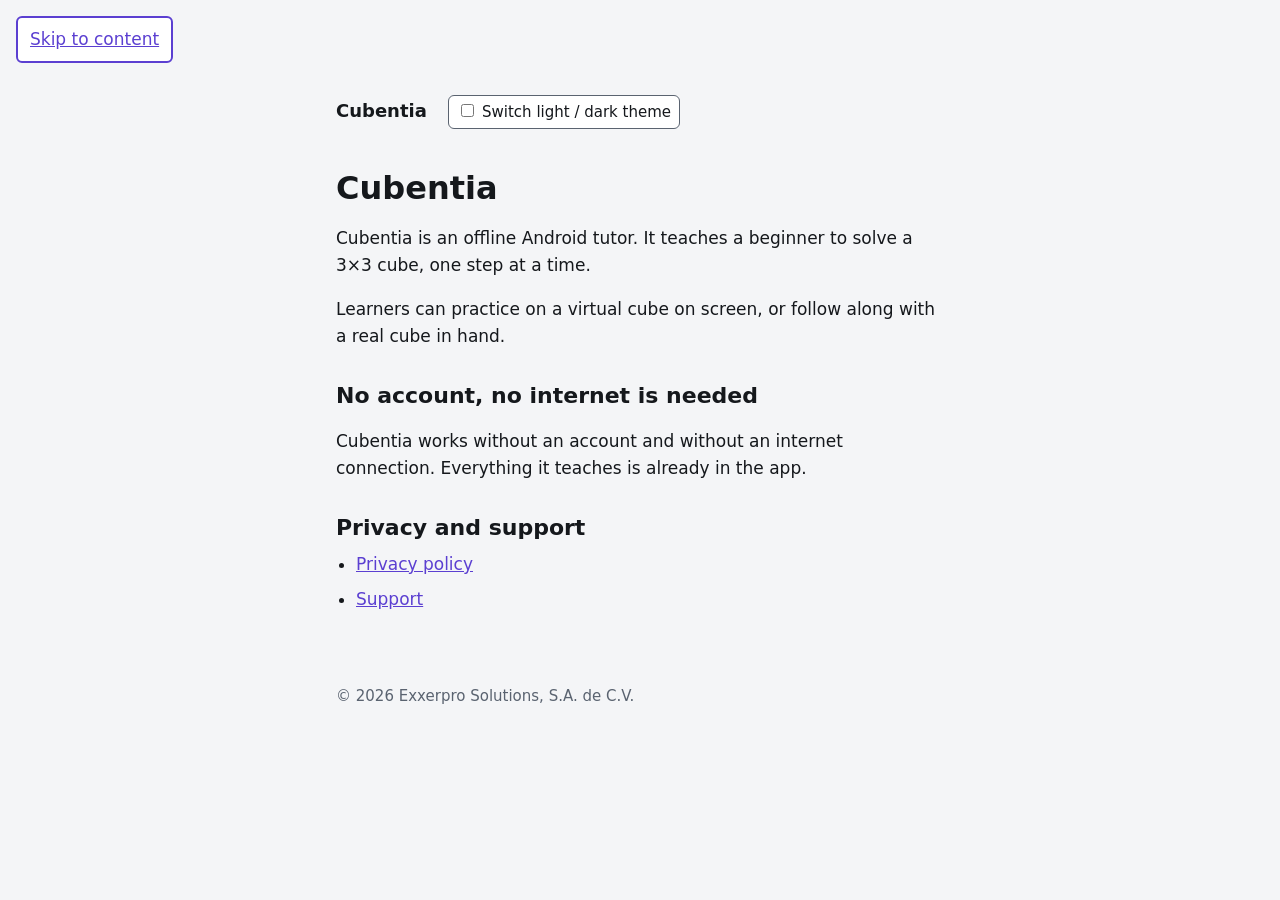
<file: site/index.html>
<!doctype html>
<html lang="en">
<head>
  <meta charset="utf-8">
  <meta name="viewport" content="width=device-width, initial-scale=1">
  <meta name="color-scheme" content="light dark">
  <title>Cubentia</title>
  <meta name="description" content="Cubentia is an offline Android tutor that teaches a beginner to solve a 3×3 cube, with no account and no internet connection.">
  <link rel="stylesheet" href="styles.css">
</head>
<body>
  <a class="skip-link" href="#main">Skip to content</a>
  <header class="site-header">
    <a class="wordmark" href="./">Cubentia</a>
    <label class="theme-toggle" for="theme-toggle">
      <input type="checkbox" id="theme-toggle">
      Switch light / dark theme
    </label>
  </header>
  <main id="main">
    <h1>Cubentia</h1>
    <p>Cubentia is an offline Android tutor. It teaches a beginner to solve a 3×3 cube, one step at a time.</p>
    <p>Learners can practice on a virtual cube on screen, or follow along with a real cube in hand.</p>

    <h2>No account, no internet is needed</h2>
    <p>Cubentia works without an account and without an internet connection. Everything it teaches is already in the app.</p>

    <h2>Privacy and support</h2>
    <ul>
      <li><a href="privacy/">Privacy policy</a></li>
      <li><a href="support/">Support</a></li>
    </ul>
  </main>
  <footer class="site-footer">
    <p>© 2026 Exxerpro Solutions, S.A. de C.V.</p>
  </footer>
</body>
</html>
</file>
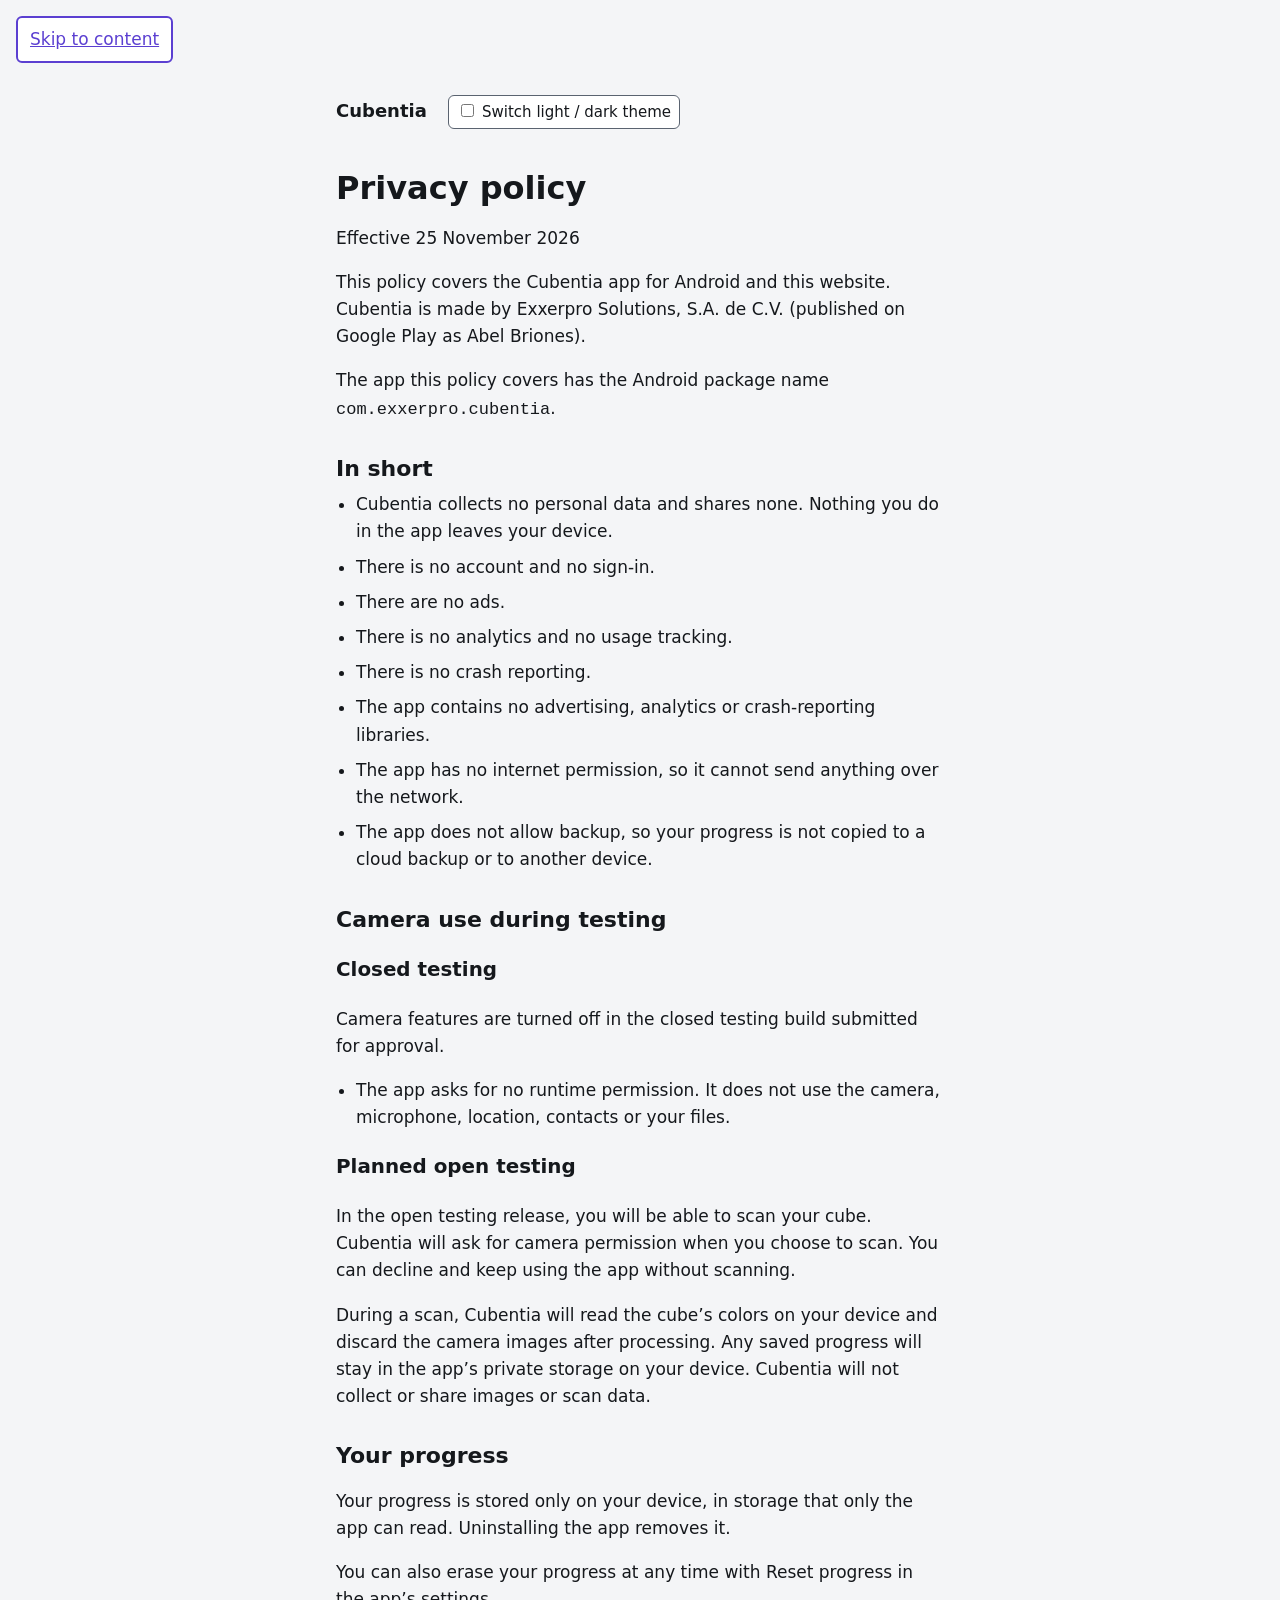
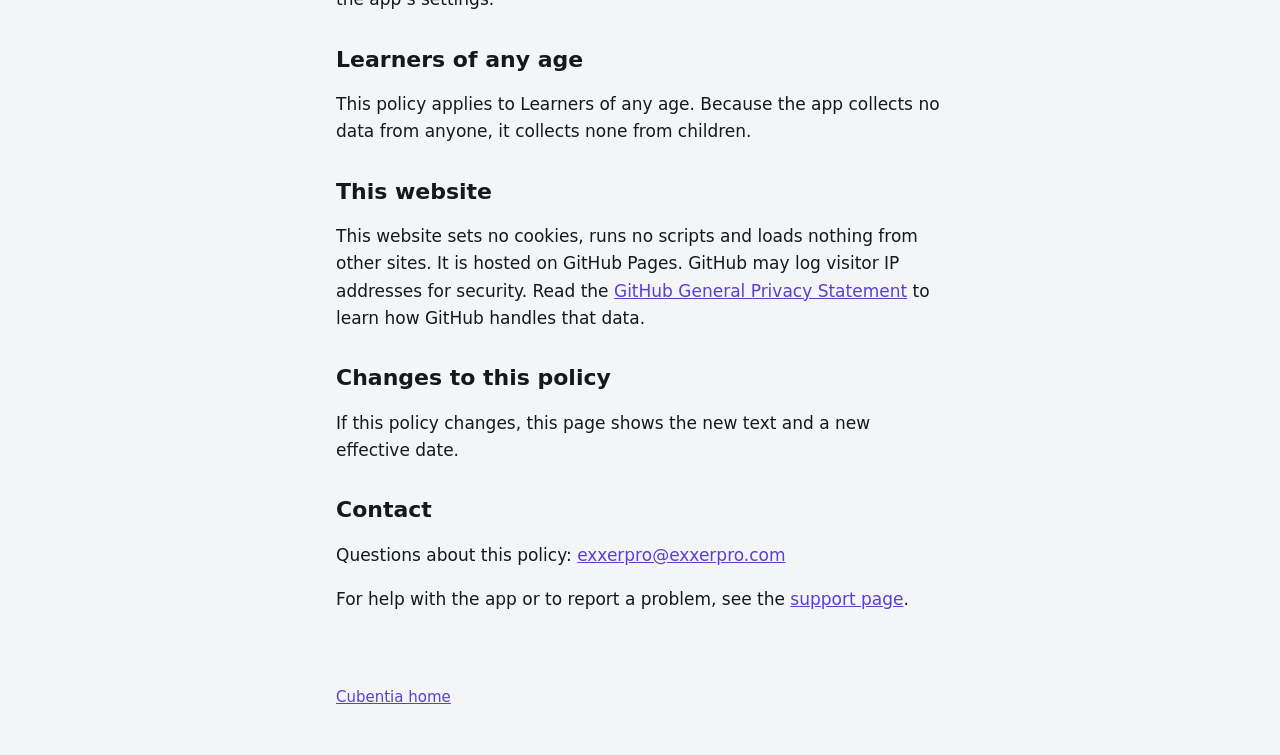
<file: site/privacy/index.html>
<!doctype html>
<html lang="en">
<head>
  <meta charset="utf-8">
  <meta name="viewport" content="width=device-width, initial-scale=1">
  <meta name="color-scheme" content="light dark">
  <title>Privacy policy · Cubentia</title>
  <meta name="description" content="Cubentia collects no personal data and shares none. Read the full privacy policy for the app and this website.">
  <link rel="stylesheet" href="../styles.css">
</head>
<body>
  <a class="skip-link" href="#main">Skip to content</a>
  <header class="site-header">
    <a class="wordmark" href="../">Cubentia</a>
    <label class="theme-toggle" for="theme-toggle">
      <input type="checkbox" id="theme-toggle">
      Switch light / dark theme
    </label>
  </header>
  <main id="main">
    <h1>Privacy policy</h1>
    <p>Effective <time data-policy="effective-date" datetime="2026-11-25">25 November 2026</time></p>
    <p>This policy covers the Cubentia app for Android and this website. Cubentia is made by <span data-policy="publisher">Exxerpro Solutions, S.A. de C.V.</span> (published on Google Play as <span data-policy="play-developer">Abel Briones</span>).</p>
    <p data-fact="applicationId" data-value="com.exxerpro.cubentia">The app this policy covers has the Android package name <code>com.exxerpro.cubentia</code>.</p>

    <h2>In short</h2>
    <ul>
      <li data-fact="dataLeavesDevice" data-value="false">Cubentia collects no personal data and shares none. Nothing you do in the app leaves your device.</li>
      <li data-fact="account" data-value="false">There is no account and no sign-in.</li>
      <li data-fact="ads" data-value="false">There are no ads.</li>
      <li data-fact="analytics" data-value="false">There is no analytics and no usage tracking.</li>
      <li data-fact="crashReporting" data-value="false">There is no crash reporting.</li>
      <li data-fact="denylistedSdks" data-value="[]">The app contains no advertising, analytics or crash-reporting libraries.</li>
      <li data-fact="internetPermission" data-value="false">The app has no internet permission, so it cannot send anything over the network.</li>
      <li data-fact="backupAllowed" data-value="false">The app does not allow backup, so your progress is not copied to a cloud backup or to another device.</li>
    </ul>

    <h2>Camera use during testing</h2>
    <h3>Closed testing</h3>
    <p>Camera features are turned off in the closed testing build submitted for approval.</p>
    <ul>
      <li data-fact="runtimePermissions" data-value="[]">The app asks for no runtime permission. It does not use the camera, microphone, location, contacts or your files.</li>
    </ul>

    <h3>Planned open testing</h3>
    <p>In the open testing release, you will be able to scan your cube. Cubentia will ask for camera permission when you choose to scan. You can decline and keep using the app without scanning.</p>
    <p>During a scan, Cubentia will read the cube’s colors on your device and discard the camera images after processing. Any saved progress will stay in the app’s private storage on your device. Cubentia will not collect or share images or scan data.</p>

    <h2>Your progress</h2>
    <p data-fact="storage" data-value="app-private">Your progress is stored only on your device, in storage that only the app can read. Uninstalling the app removes it.</p>
    <p>You can also erase your progress at any time with Reset progress in the app’s settings.</p>

    <h2>Learners of any age</h2>
    <p>This policy applies to Learners of any age. Because the app collects no data from anyone, it collects none from children.</p>

    <h2>This website</h2>
    <p>This website sets no cookies, runs no scripts and loads nothing from other sites. It is hosted on GitHub Pages. GitHub may log visitor IP addresses for security. Read the <a href="https://docs.github.com/en/site-policy/privacy-policies/github-general-privacy-statement">GitHub General Privacy Statement</a> to learn how GitHub handles that data.</p>

    <h2>Changes to this policy</h2>
    <p>If this policy changes, this page shows the new text and a new effective date.</p>

    <h2>Contact</h2>
    <p>Questions about this policy: <a data-policy="contact" href="mailto:exxerpro@exxerpro.com">exxerpro@exxerpro.com</a></p>
    <p>For help with the app or to report a problem, see the <a href="../support/">support page</a>.</p>
  </main>
  <footer class="site-footer">
    <p><a href="../">Cubentia home</a></p>
  </footer>
</body>
</html>
</file>
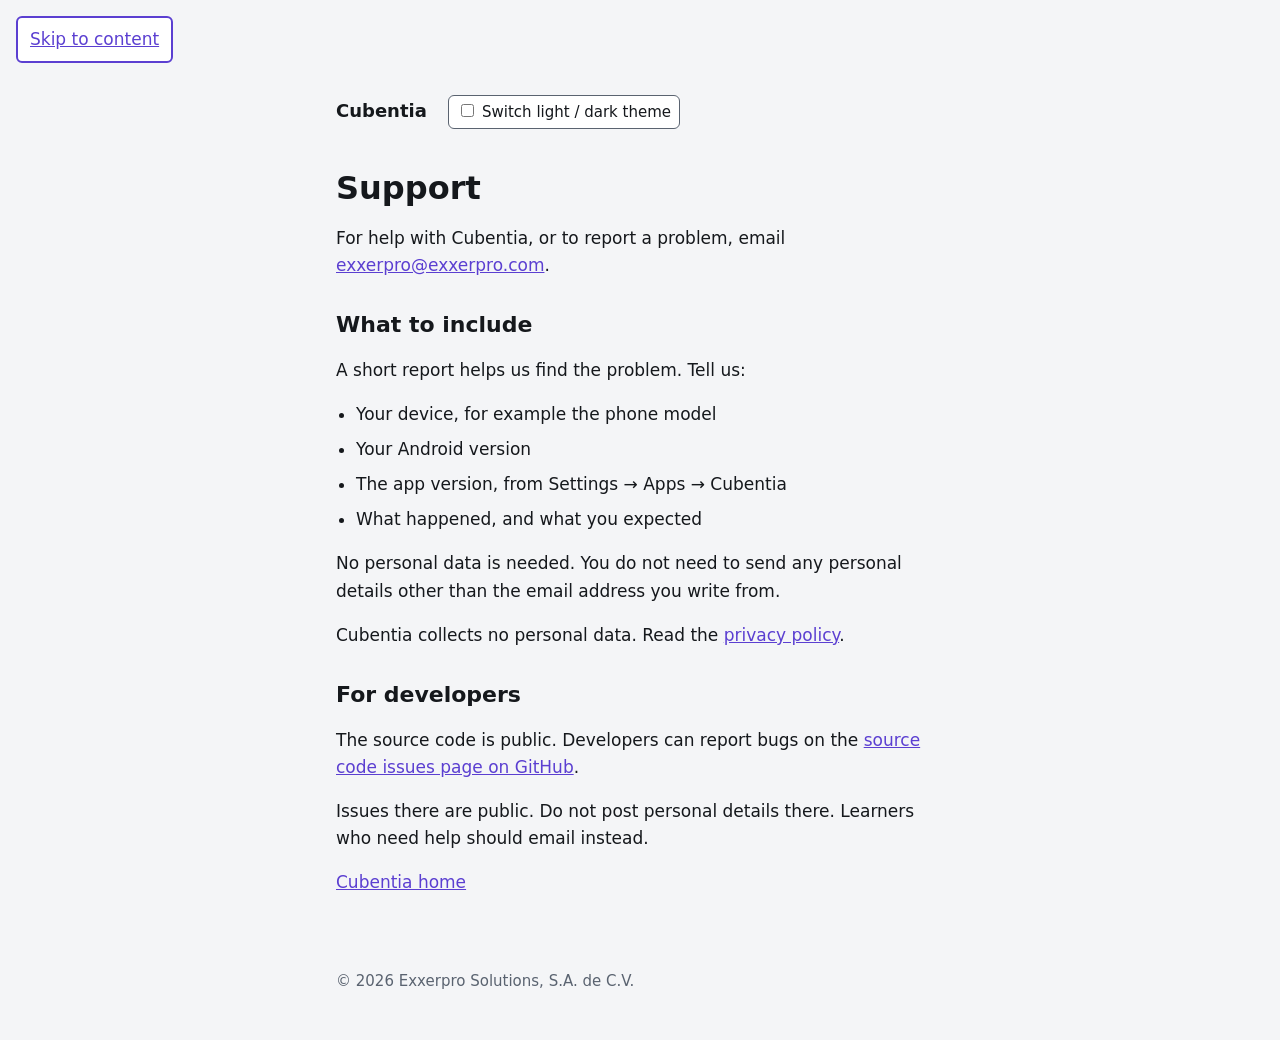
<file: site/support/index.html>
<!doctype html>
<html lang="en">
<head>
  <meta charset="utf-8">
  <meta name="viewport" content="width=device-width, initial-scale=1">
  <meta name="color-scheme" content="light dark">
  <title>Support · Cubentia</title>
  <meta name="description" content="How to get help with Cubentia or report a problem.">
  <link rel="stylesheet" href="../styles.css">
</head>
<body>
  <a class="skip-link" href="#main">Skip to content</a>
  <header class="site-header">
    <a class="wordmark" href="../">Cubentia</a>
    <label class="theme-toggle" for="theme-toggle">
      <input type="checkbox" id="theme-toggle">
      Switch light / dark theme
    </label>
  </header>
  <main id="main">
    <h1>Support</h1>
    <p>For help with Cubentia, or to report a problem, email <a href="mailto:exxerpro@exxerpro.com">exxerpro@exxerpro.com</a>.</p>

    <h2>What to include</h2>
    <p>A short report helps us find the problem. Tell us:</p>
    <ul>
      <li>Your device, for example the phone model</li>
      <li>Your Android version</li>
      <li>The app version, from Settings → Apps → Cubentia</li>
      <li>What happened, and what you expected</li>
    </ul>
    <p>No personal data is needed. You do not need to send any personal details other than the email address you write from.</p>
    <p>Cubentia collects no personal data. Read the <a href="../privacy/">privacy policy</a>.</p>

    <h2>For developers</h2>
    <p>The source code is public. Developers can report bugs on the <a href="https://github.com/hebelmx/RubikXplorer/issues">source code issues page on GitHub</a>.</p>
    <p>Issues there are public. Do not post personal details there. Learners who need help should email instead.</p>

    <p><a href="../">Cubentia home</a></p>
  </main>
  <footer class="site-footer">
    <p>© 2026 Exxerpro Solutions, S.A. de C.V.</p>
  </footer>
</body>
</html>
</file>
<file: site/styles.css>
/* Cubentia site stylesheet. Tokens follow the app's DESIGN.md. No webfont download. */

:root {
  color-scheme: light dark;
  --surface: #f4f5f7;
  --surface-raised: #ffffff;
  --ink: #15181c;
  --ink-muted: #5a6370;
  --accent: #5b3fd1;
  --font-sans: "IBM Plex Sans", system-ui, -apple-system, "Segoe UI", Roboto,
    "Helvetica Neue", Arial, sans-serif;
  --measure: 40rem;
  --gutter: 1rem;
}

:root:has(#theme-toggle:checked) {
  --surface: #111317;
  --surface-raised: #1a1d22;
  --ink: #e7eaee;
  --ink-muted: #9aa3ae;
  --accent: #a797ff;
}

@media (prefers-color-scheme: dark) {
  :root {
    --surface: #111317;
    --surface-raised: #1a1d22;
    --ink: #e7eaee;
    --ink-muted: #9aa3ae;
    --accent: #a797ff;
  }

  :root:has(#theme-toggle:checked) {
    --surface: #f4f5f7;
    --surface-raised: #ffffff;
    --ink: #15181c;
    --ink-muted: #5a6370;
    --accent: #5b3fd1;
  }
}

*,
*::before,
*::after {
  box-sizing: border-box;
}

html {
  -webkit-text-size-adjust: 100%;
  text-size-adjust: 100%;
}

body {
  margin: 0;
  background: var(--surface);
  color: var(--ink);
  font-family: var(--font-sans);
  font-size: 1.0625rem;
  line-height: 1.6;
  overflow-wrap: break-word;
}

/* Always shown: the policy check rejects off-screen positioning on any page it loads. */
.skip-link {
  display: inline-block;
  margin: var(--gutter) 0 0 var(--gutter);
  padding: 0.5rem 0.75rem;
  background: var(--surface-raised);
  color: var(--accent);
  border: 2px solid var(--accent);
  border-radius: 0.375rem;
}

:focus-visible {
  outline: 3px solid var(--accent);
  outline-offset: 2px;
}

a {
  color: var(--accent);
}

.site-header,
main,
.site-footer {
  max-width: var(--measure);
  margin: 0 auto;
  padding: 0 var(--gutter);
}

.site-header {
  padding-top: 1.5rem;
}

.wordmark {
  font-weight: 600;
  font-size: 1.125rem;
  color: var(--ink);
  text-decoration: none;
}

.theme-toggle {
  display: inline-block;
  margin: 0.5rem 0 0 1rem;
  padding: 0.25rem 0.5rem;
  background: var(--surface-raised);
  color: var(--ink);
  border: 1px solid var(--ink-muted);
  border-radius: 0.375rem;
  font-size: 0.9375rem;
}

main {
  padding-top: 2.5rem;
  padding-bottom: 2.5rem;
}

h1 {
  font-size: 2rem;
  line-height: 1.2;
  margin: 0 0 1rem;
}

h2 {
  font-size: 1.375rem;
  line-height: 1.3;
  margin: 2rem 0 0.5rem;
}

ul {
  margin: 0 0 1rem;
  padding-left: 1.25rem;
}

li + li {
  margin-top: 0.5rem;
}

.site-footer {
  padding-bottom: 2rem;
  color: var(--ink-muted);
  font-size: 0.9375rem;
}
</file>
